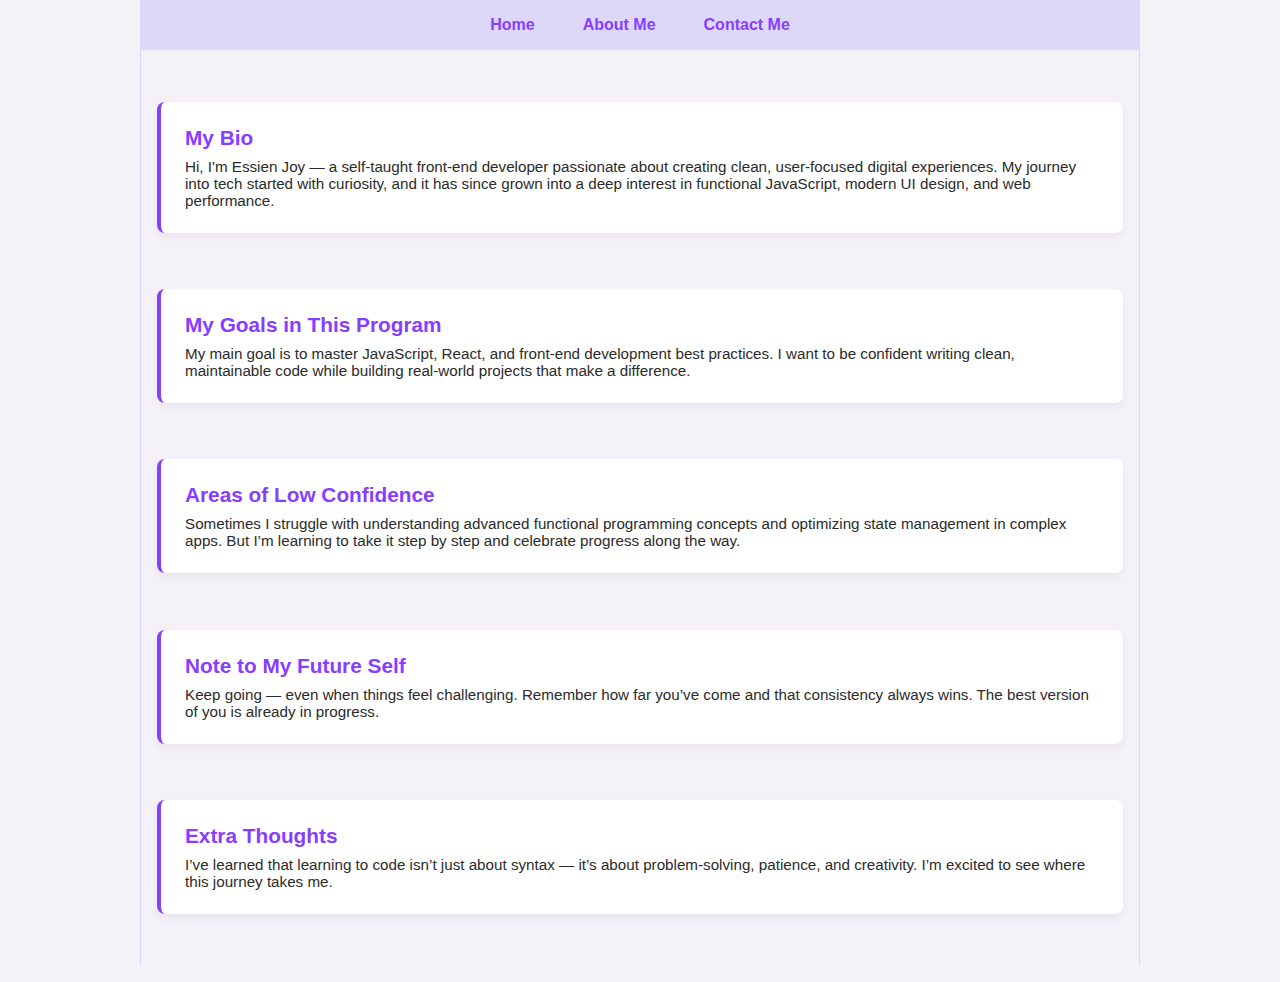
<file: pages/about.html>
<!DOCTYPE html>
<html lang="en">
	<head>
		<meta charset="UTF-8" />
		<meta name="viewport" content="width=device-width, initial-scale=1.0" />
		<title>About Me</title>
		<link rel="stylesheet" href="/style.css" />
	</head>
	<body>
		<div class="page-container">
			<header class="header">
				<nav>
					<ul>
						<li><a href="/">Home</a></li>
						<li><a href="/pages/about.html">About Me</a></li>
						<li>
							<a href="/pages/contact.html">Contact Me</a>
						</li>
					</ul>
				</nav>
			</header>

			<main class="main-about" data-testid="test-about-page">
				<section class="about-section" data-testid="test-about-bio">
					<h2>My Bio</h2>
					<p>
						Hi, I'm Essien Joy — a self-taught front-end developer passionate
						about creating clean, user-focused digital experiences. My journey
						into tech started with curiosity, and it has since grown into a deep
						interest in functional JavaScript, modern UI design, and web
						performance.
					</p>
				</section>

				<section class="about-section" data-testid="test-about-goals">
					<h2>My Goals in This Program</h2>
					<p>
						My main goal is to master JavaScript, React, and front-end
						development best practices. I want to be confident writing clean,
						maintainable code while building real-world projects that make a
						difference.
					</p>
				</section>

				<section class="about-section" data-testid="test-about-confidence">
					<h2>Areas of Low Confidence</h2>
					<p>
						Sometimes I struggle with understanding advanced functional
						programming concepts and optimizing state management in complex
						apps. But I’m learning to take it step by step and celebrate
						progress along the way.
					</p>
				</section>

				<section class="about-section" data-testid="test-about-future-note">
					<h2>Note to My Future Self</h2>
					<p>
						Keep going — even when things feel challenging. Remember how far
						you’ve come and that consistency always wins. The best version of
						you is already in progress.
					</p>
				</section>

				<section class="about-section" data-testid="test-about-extra">
					<h2>Extra Thoughts</h2>
					<p>
						I’ve learned that learning to code isn’t just about syntax — it’s
						about problem-solving, patience, and creativity. I’m excited to see
						where this journey takes me.
					</p>
				</section>
			</main>
		</div>
	</body>
</html>
</file>
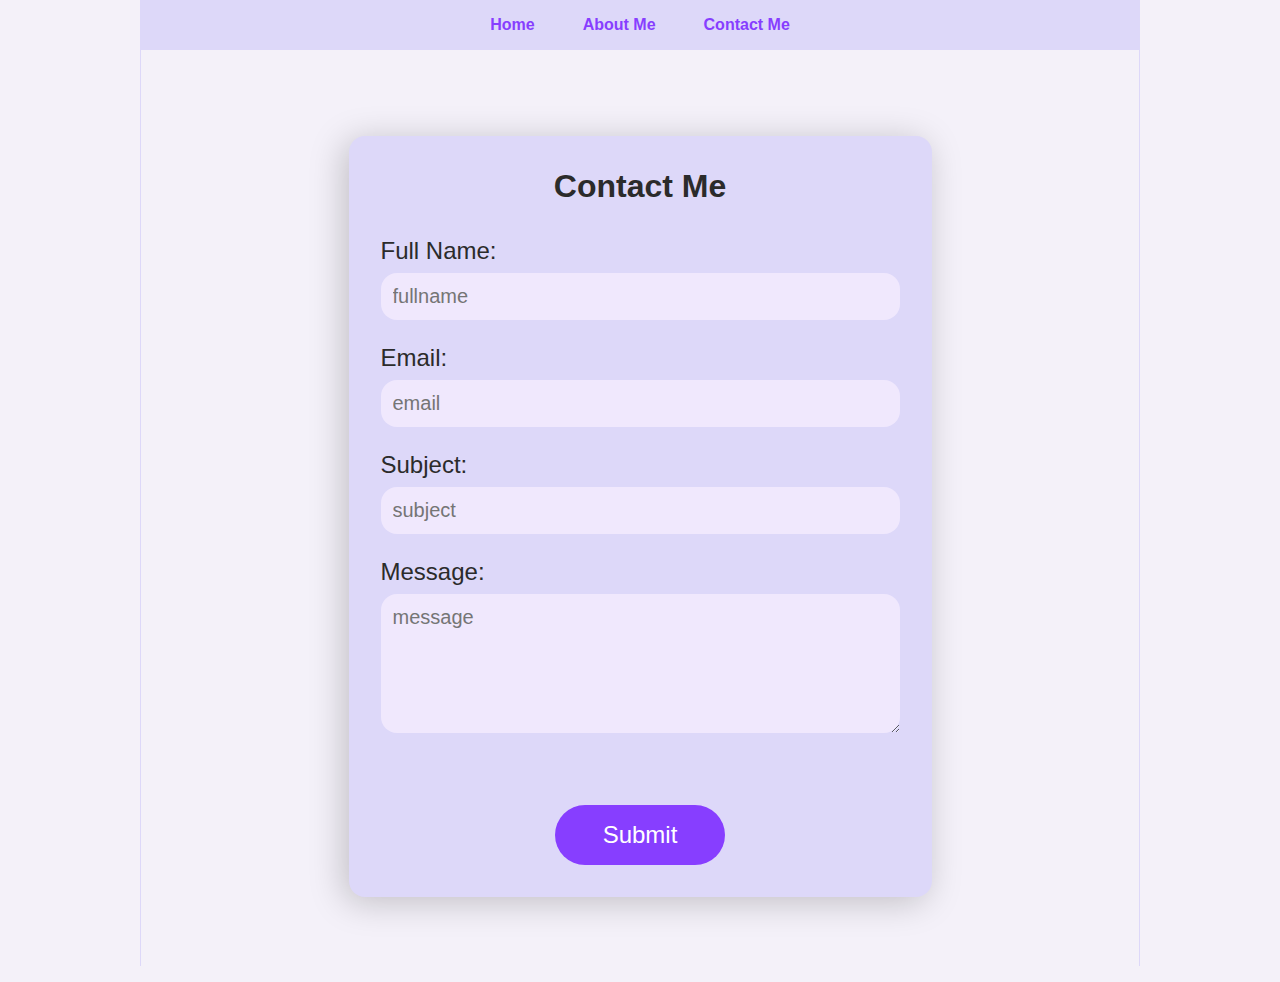
<file: pages/contact.html>
<!DOCTYPE html>
<html lang="en">
	<head>
		<meta charset="UTF-8" />
		<meta name="viewport" content="width=device-width, initial-scale=1.0" />
		<title>Contact Me</title>
		<link rel="stylesheet" href="/style.css" />
		<script type="module" src="/contact.js"></script>
	</head>
	<body>
		<div class="page-container">
			<header class="header">
				<nav>
					<ul>
						<li><a href="/">Home</a></li>
						<li><a href="/pages/about.html">About Me</a></li>
						<li>
							<a href="/pages/contact.html">Contact Me</a>
						</li>
					</ul>
				</nav>
			</header>
			<main>
				<section class="contact-container">
					<h1>Contact Me</h1>

					<form class="contact-form">
						<div>
							<label for="fullName">Full Name:</label>
							<input
								data-testid="test-contact-name="
								type="text"
								name="fullName"
								placeholder="fullname"
								required />
						</div>

						<div>
							<label for="email">Email:</label>
							<input
								data-testid="test-contact-email="
								type="text"
								name="email"
								placeholder="email"
								required />
						</div>

						<div>
							<label for="subject">Subject:</label>
							<input
								data-testid="test-contact-subject"
								type="text"
								name="subject"
								placeholder="subject"
								required />
						</div>

						<div>
							<label for="message">Message:</label>
							<textarea
								data-testid="test-contact-message"
								name="message"
								rows="5"
								cols="40"
								required
								placeholder="message"
								id=""></textarea>
						</div>

						<p class="error-message" data-testid="test-contact-error"></p>
						<p class="success-message" data-testid="test-contact-success"></p>

						<button data-testid="test-contact-submit" type="submit">
							Submit
						</button>
					</form>
				</section>
			</main>
		</div>
	</body>
</html>
</file>
<file: style.css>
* {
    padding: 0;
    margin: 0;
    box-sizing: border-box;
    font-family: "Poppins", sans-serif;
}

:root {
    --primary-color: #ddd8f9;
    --accent-color: #873eff;

    --text-color: #2b2b2b;

    --max-width: 1000px;
    --main-padding: 1rem;

}



body {

    color: var(--text-color);
    background-color: #f4f1f9;
    font-size: 1rem;
}

.page-container {
    border-right: 1px solid var(--primary-color);
    border-left: 1px solid var(--primary-color);
    max-width: 1000px;
    margin: 0 auto;
}

.header {

    margin: 0 auto;
    padding: 1rem 0;
    max-width: var(--max-width);
    background-color: var(--primary-color);

    ul {
        display: flex;
        align-items: center;
        justify-content: center;
        gap: 3rem;
        list-style: none;

        li a {
            text-decoration: none;
            color: var(--accent-color);
            font-weight: 700;

        }
    }
}



main {
    display: grid;
    place-items: center;
    max-width: var(--max-width);
    margin: 1rem auto;
    min-height: 100dvh;
    padding: var(--main-padding);
}

.root-container {
    background: var(--primary-color);
    border-radius: 2rem;
    overflow: hidden;
    display: grid;
    max-width: 800px;
    grid-template-columns: repeat(2, 1fr);
    box-shadow: -5px 5px 35px rgba(0, 0, 0, 0.21);

    .profile-container {
        container: profile / inline-size;
        height: 25rem;

        img {
            width: 100%;
            height: 100%;
            object-fit: cover;
            object-position: top center;
        }
    }


    .habits-container {
        display: flex;
        flex-direction: column;
        justify-content: space-between;
        padding: 2rem;
        gap: 1.5rem;



        .bio-container {
            display: flex;
            flex-direction: column;
            gap: 0.5rem;

            .bio-date-name {
                display: flex;
                justify-content: space-between;
                width: 100%;
                color: var(--accent-color);
                font-weight: bold;
                margin-bottom: 1rem;
            }

            p {
                font-size: 0.95rem;
                line-height: 1.5;
                max-width: 90%;
                opacity: 0.85;
            }
        }


        .hobbies-dislikes-container {
            display: flex;
            flex-grow: 1;
            justify-content: space-between;
            position: relative;
            gap: 1rem;
        }

        .hobbies-section,
        .dislikes-section {

            button {
                border-radius: 2rem;
                padding: 1rem 1.25rem;
                display: flex;
                gap: 0.5rem;
                background-color: #ccb3f5;
                outline: none;
                border: none;
                cursor: pointer;
                transition: ease-in-out 0.25s;

            }

            button:hover {
                transform: translateY(0.25rem);

            }

            ul {
                margin: 3rem 0;
                width: 300px;
                list-style-position: inside;
                list-style-type: circle;

                li {

                    margin-bottom: 1rem;
                }
            }



        }
    }




    nav {
        ul {
            display: flex;
            justify-content: center;
            gap: 1.5rem;
            list-style: none;
        }

        li a img {
            width: 1.8rem;
            filter: brightness(0) saturate(100%) invert(32%) sepia(97%) saturate(3555%) hue-rotate(249deg) brightness(95%) contrast(98%);
            transition: transform 0.2s ease, filter 0.2s ease;
        }

        li a:hover img {
            transform: scale(1.2);
            filter: brightness(1.2);
        }
    }




}

.hidden {
    display: none;
}

.hobbies-section ul {
    position: absolute;
    top: 2rem;
    left: 0;
}

.dislikes-section ul {
    position: absolute;
    top: 2rem;
    left: 0;
}

button:disabled {
    opacity: 0.5;
    cursor: not-allowed;
}

.btn-active {
    transform: translateY(0.25rem);
}

.height-10 {
    height: 10rem;
}

@media screen and (width < 700px) {
    .root-container {
        grid-template-columns: 1fr;

    }
}

/* Contact Styles */
.contact-container {

    margin: 0 auto;
    background-color: var(--primary-color);
    padding: 2rem;
    border-radius: 1rem;
    color: var(--text-color);
    box-shadow: -5px 5px 35px rgba(0, 0, 0, 0.21);

    h1 {
        text-align: center;
        margin-bottom: 2rem;
    }

    .contact-form {

        gap: 1.5rem;
        display: grid;

        div {
            font-size: 1.5rem;
            display: grid;
            gap: 0.5rem;

        }


        input,
        textarea {
            font-size: 1.25rem;
            outline: none;
            border: none;
            background-color: #f0e8fd;
            padding: 0.75rem;
            border-radius: 1rem;


        }

        button {
            background-color: var(--accent-color);
            color: #fff;
            font-size: 1.5rem;
            border-radius: 2rem;
            border: none;
            padding: 1rem 3rem;
            justify-self: center;
            cursor: pointer;
        }
    }



    .error-message {
        color: red;
        text-align: center;
        font-size: 1rem;
    }

    .success-message {
        color: green;
        text-align: center;
        font-size: 1rem;
    }
}

@media screen and (max-width: 550px) {
    .contact-container {
        padding: 1rem;

        h1 {
            font-size: 1.25rem;
        }

        .contact-form {
            gap: 0.85rem;

            button,
            input,
            textarea,
            div {
                font-size: 1.15rem !important;
            }


        }
    }




}

/* About Styles */


.about-section {
    background-color: #ffffff;
    border-left: 4px solid var(--accent-color);
    padding: 1.5rem;
    border-radius: 0.5rem;
    box-shadow: 0 4px 8px rgba(0, 0, 0, 0.05);
    margin-bottom: 1rem;
}

.about-section h2 {
    margin-bottom: 0.5rem;
    color: var(--accent-color);
    font-size: 1.3rem;
}

.about-section p {
    font-size: 0.95rem;
}

/* Responsive */
@media screen and (max-width: 550px) {
    .header ul {
        flex-direction: column;
        gap: 1rem;
    }

    .about-section {
        padding: 1rem;
    }

    .about-section h2 {
        font-size: 1.1rem;
    }

    .about-section p {
        font-size: 0.85rem;
    }
}
</file>
